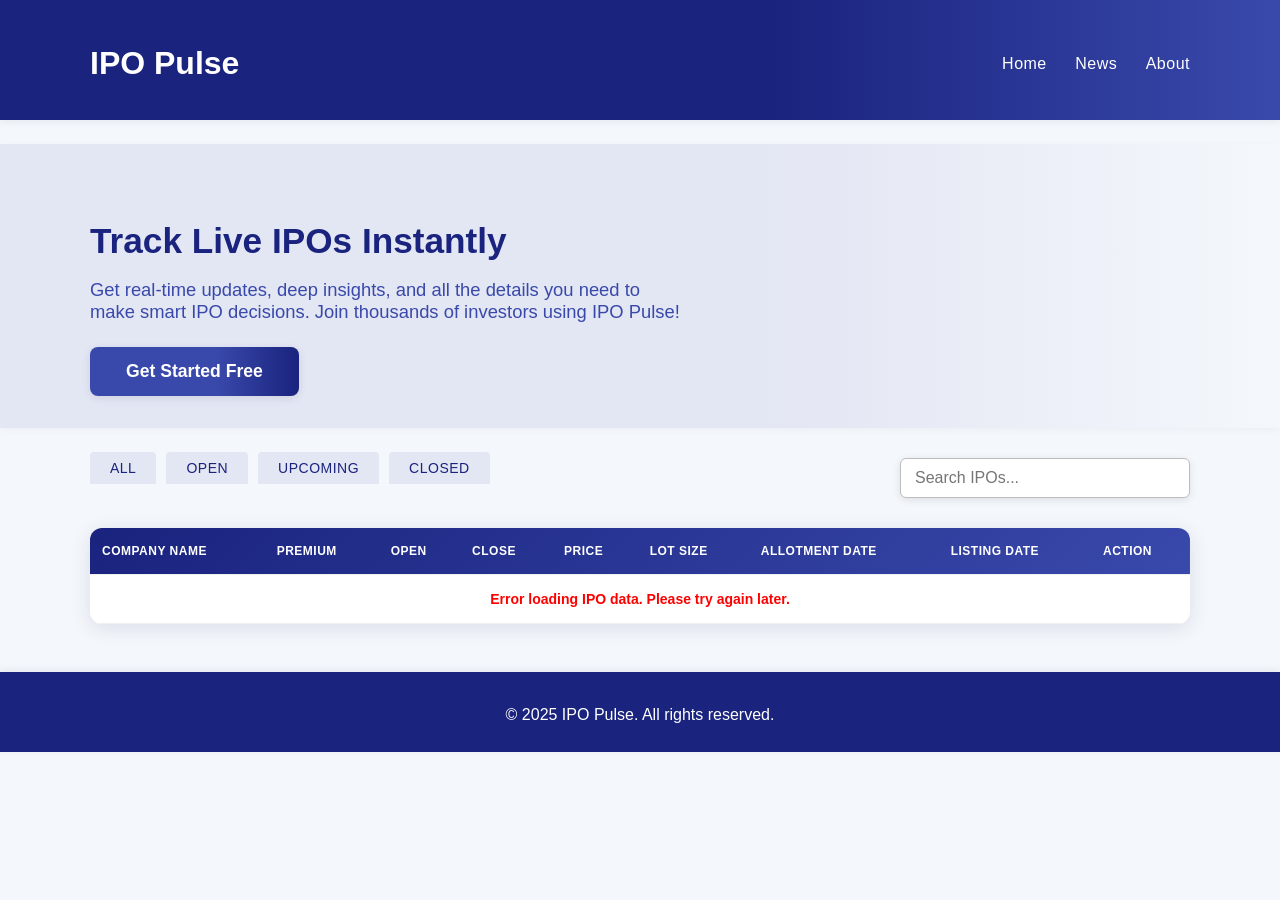
<file: index.html>
<!DOCTYPE html>
<html lang="en">
<head>
    <meta charset="UTF-8">
    <meta name="viewport" content="width=device-width, initial-scale=1.0">
    <meta name="description" content="Track live IPO data, dates, and details. Stay updated with the latest IPOs in India.">
    <meta name="keywords" content="IPO, Live IPO, IPO Calendar, IPO Details, Stock Market, India">
    <meta name="author" content="IPO Pulse">
    <title>IPO Pulse - Track Live IPOs</title>
    <link rel="stylesheet" href="style.css">
    <link rel="icon" href="data:image/svg+xml,<svg xmlns='http://www.w3.org/2000/svg' viewBox='0 0 100 100'><text y='.9em' font-size='90'>📈</text></svg>">
</head>
<body>
    <header>
        <div class="container">
            <h1>IPO Pulse</h1>
            <nav role="navigation" aria-label="Main navigation">
                <a href="index.html">Home</a>
                <a href="news.html">News</a>
                <a href="#about">About</a>
            </nav>
        </div>
    </header>
    <section class="hero">
        <div class="container">
            <h2 class="hero-title">Track Live IPOs Instantly</h2>
            <p class="hero-desc">Get real-time updates, deep insights, and all the details you need to make smart IPO decisions. Join thousands of investors using IPO Pulse!</p>
            <a href="register.html" class="cta-btn">Get Started Free</a>
        </div>
    </section>
    <main class="container">
        <section class="search-bar" style="display:flex;justify-content:space-between;align-items:center;">
            <div class="ipo-tabs" id="ipo-tabs">
                <button class="tab-btn" data-tab="all">All</button>
                <button class="tab-btn" data-tab="open">Open</button>
                <button class="tab-btn" data-tab="upcoming">Upcoming</button>
                <button class="tab-btn" data-tab="closed">Closed</button>
            </div>
            <div>
                <label for="search" class="visually-hidden">Search IPOs</label>
                <input type="text" id="search" placeholder="Search IPOs..." aria-label="Search IPOs" style="max-width:260px;">
            </div>
        </section>
        <div id="loading-spinner" aria-live="polite" style="display:none;text-align:center;margin:40px 0;">
            <img src="spinner.svg" alt="Loading..." width="48" height="48">
        </div>
        <section id="ipo-table-section" aria-live="polite">
            <table id="ipo-table" class="ipo-table">
                <thead>
                    <tr>
                        <th>Company Name</th>
                        <th>Premium</th>
                        <th>Open</th>
                        <th>Close</th>
                        <th>Price</th>
                        <th>Lot Size</th>
                        <th>Allotment Date</th>
                        <th>Listing Date</th>
                        <th>Action</th>
                    </tr>
                </thead>
                <tbody id="ipo-table-body">
                    <!-- IPO rows will be loaded here -->
                </tbody>
            </table>
        </section>
    </main>
    <footer>
        <div class="container">
            <p>&copy; 2025 IPO Pulse. All rights reserved.</p>
        </div>
    </footer>
    <script src="app.js"></script>
</body>
</html>
</file>
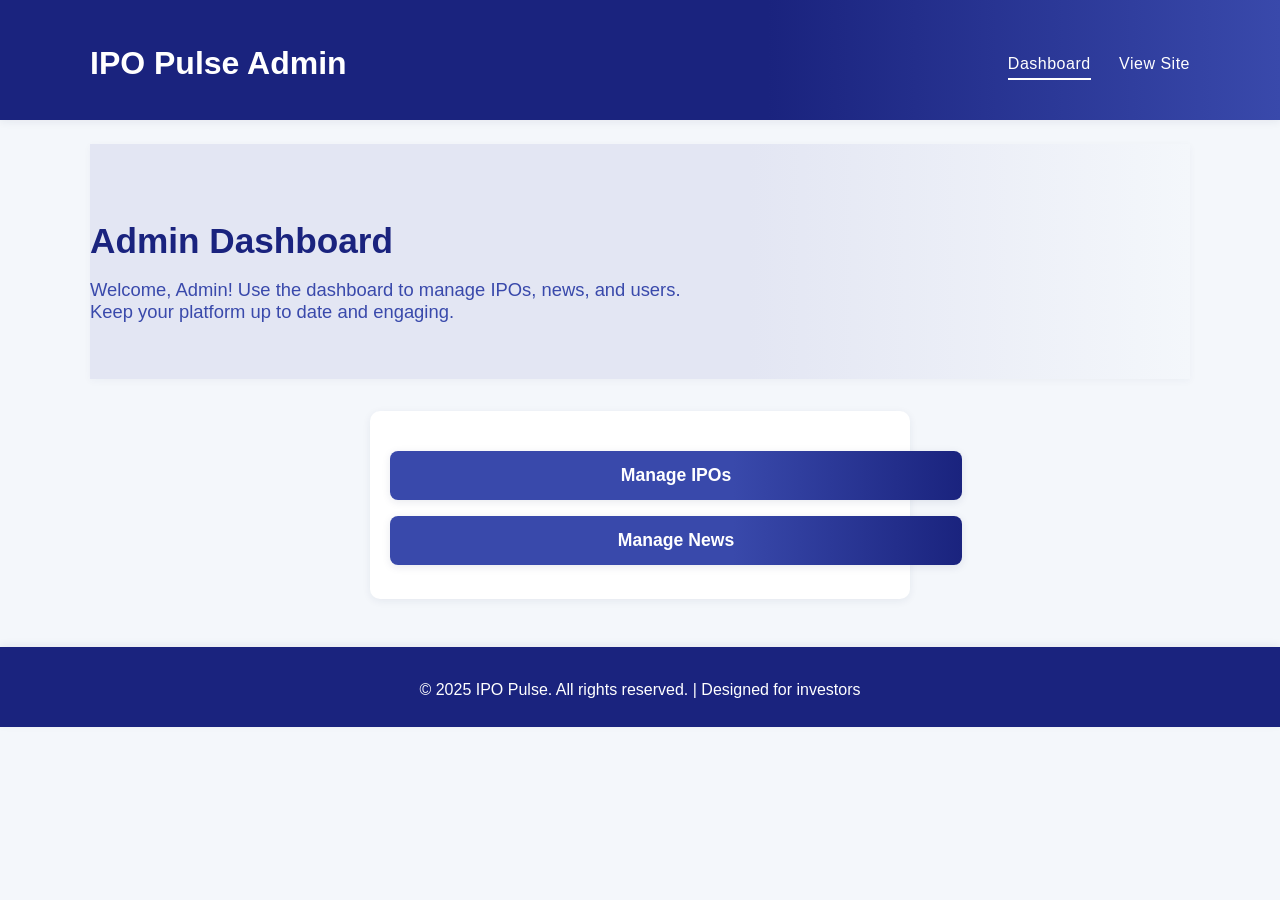
<file: admin_dashboard.html>
<!DOCTYPE html>
<html lang="en">
<head>
    <meta charset="UTF-8">
    <meta name="viewport" content="width=device-width, initial-scale=1.0">
    <title>Admin Dashboard - IPO Pulse</title>
    <link rel="stylesheet" href="style.css">
</head>
<body>
    <header>
        <div class="container">
            <h1>IPO Pulse Admin</h1>
            <nav role="navigation" aria-label="Admin navigation">
                <a href="admin_dashboard.html" class="active">Dashboard</a>
                <a href="index.html">View Site</a>
            </nav>
        </div>
    </header>
    <main class="container">
        <section class="hero" style="margin-bottom:32px;">
            <h2 class="hero-title">Admin Dashboard</h2>
            <p class="hero-desc">Welcome, Admin! Use the dashboard to manage IPOs, news, and users. Keep your platform up to date and engaging.</p>
        </section>
        <div style="background:#fff;border-radius:10px;box-shadow:0 2px 8px rgba(30,40,90,0.07);padding:24px 20px 18px 20px;max-width:500px;margin:auto;">
            <ul style="list-style:none;padding:0;">
                <li style="margin-bottom:16px;"><a href="admin_ipos.html" class="cta-btn" style="width:100%;text-align:center;">Manage IPOs</a></li>
                <li style="margin-bottom:16px;"><a href="admin_news.html" class="cta-btn" style="width:100%;text-align:center;">Manage News</a></li>
            </ul>
        </div>
    </main>
    <footer>
        <div class="container">
            <p>&copy; 2025 IPO Pulse. All rights reserved. | Designed for investors</p>
        </div>
    </footer>
</body>
</html>
</file>
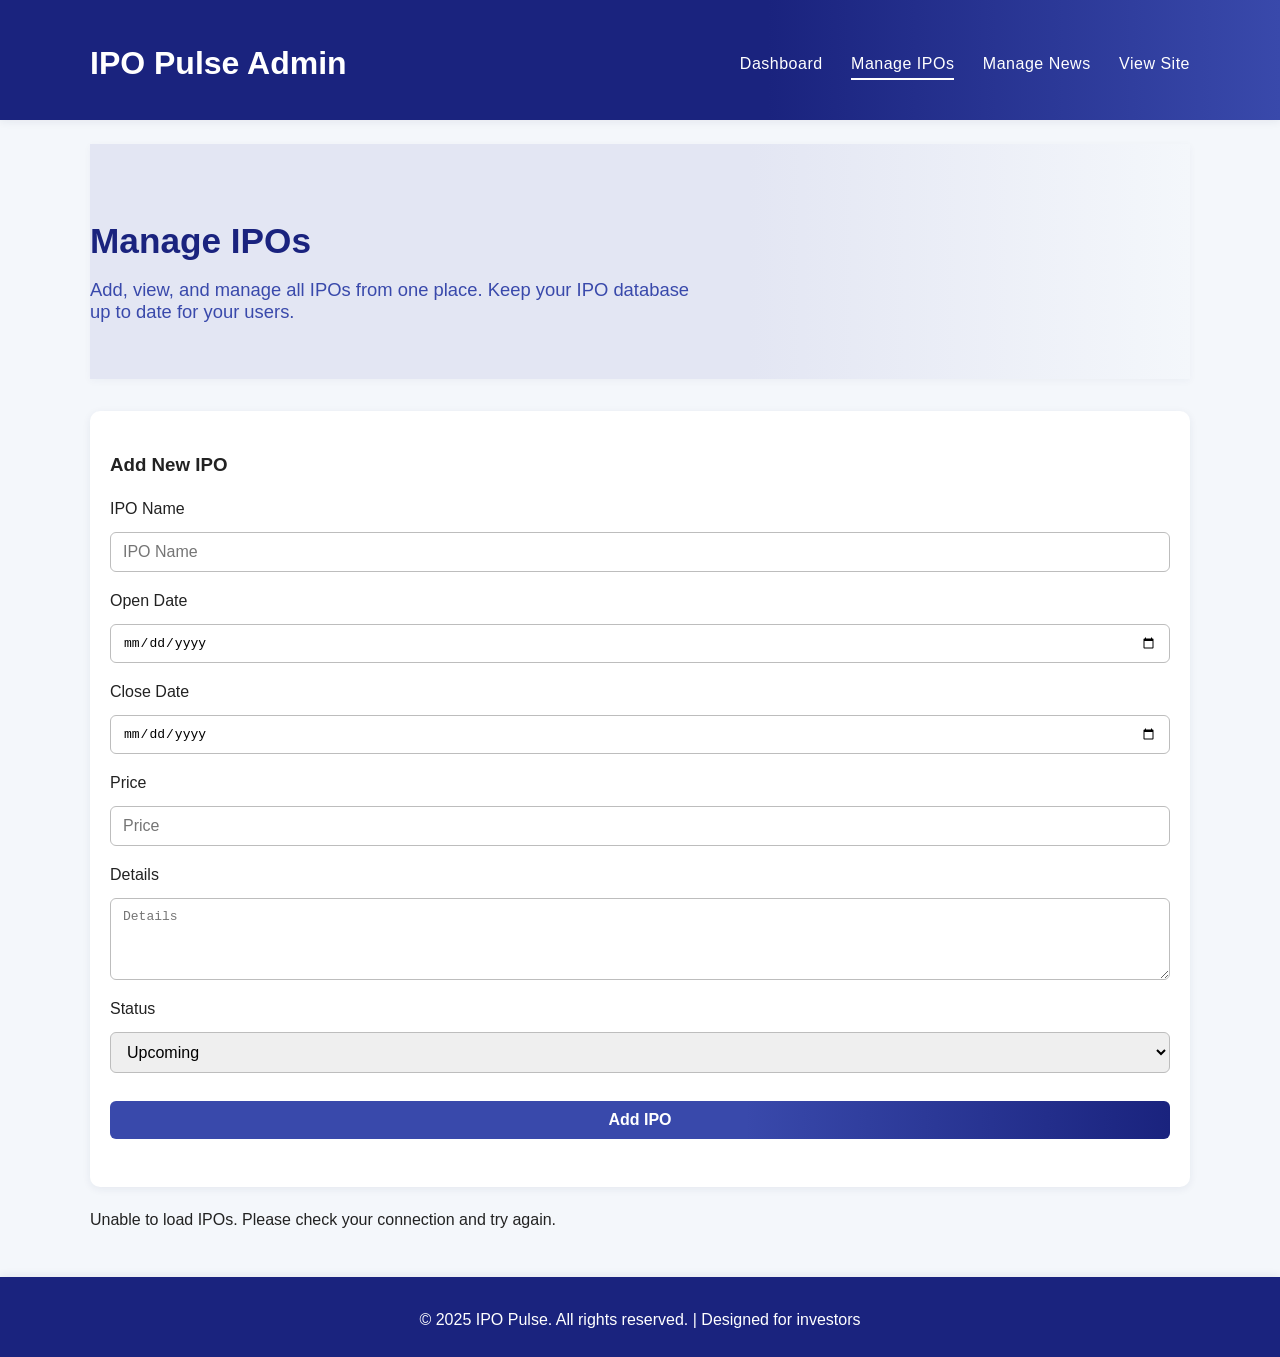
<file: admin_ipos.html>
<!DOCTYPE html>
<html lang="en">
<head>
    <meta charset="UTF-8">
    <meta name="viewport" content="width=device-width, initial-scale=1.0">
    <title>Manage IPOs - IPO Pulse Admin</title>
    <link rel="stylesheet" href="style.css">
</head>
<body>
    <header>
        <div class="container">
            <h1>IPO Pulse Admin</h1>
            <nav role="navigation" aria-label="Admin navigation">
                <a href="admin_dashboard.html">Dashboard</a>
                <a href="admin_ipos.html" class="active">Manage IPOs</a>
                <a href="admin_news.html">Manage News</a>
                <a href="index.html">View Site</a>
            </nav>
        </div>
    </header>
    <main class="container">
        <section class="hero" style="margin-bottom:32px;">
            <h2 class="hero-title">Manage IPOs</h2>
            <p class="hero-desc">Add, view, and manage all IPOs from one place. Keep your IPO database up to date for your users.</p>
        </section>
        <form id="add-ipo-form" novalidate>
            <h3 style="margin-bottom:12px;">Add New IPO</h3>
            <label for="name">IPO Name</label>
            <input type="text" id="name" name="name" placeholder="IPO Name" required minlength="2" maxlength="100">
            
            <label for="open_date">Open Date</label>
            <input type="date" id="open_date" name="open_date" required>
            
            <label for="close_date">Close Date</label>
            <input type="date" id="close_date" name="close_date" required>
            
            <label for="price">Price</label>
            <input type="number" id="price" name="price" placeholder="Price" step="0.01" min="0" max="99999" required>
            
            <label for="details">Details</label>
            <textarea id="details" name="details" placeholder="Details" required minlength="10" maxlength="500" rows="4"></textarea>
            
            <label for="status">Status</label>
            <select id="status" name="status" required>
                <option value="upcoming">Upcoming</option>
                <option value="live">Live</option>
                <option value="closed">Closed</option>
            </select>
            
            <button type="submit">Add IPO</button>
            <div id="add-ipo-msg" role="alert" aria-live="polite" style="margin-top:10px;"></div>
        </form>
        <section id="ipo-list-admin">
            <!-- IPOs will be listed here -->
        </section>
    </main>
    <footer>
        <div class="container">
            <p>&copy; 2025 IPO Pulse. All rights reserved. | Designed for investors</p>
        </div>
    </footer>
    <script src="admin_ipos.js"></script>
</body>
</html>
</file>
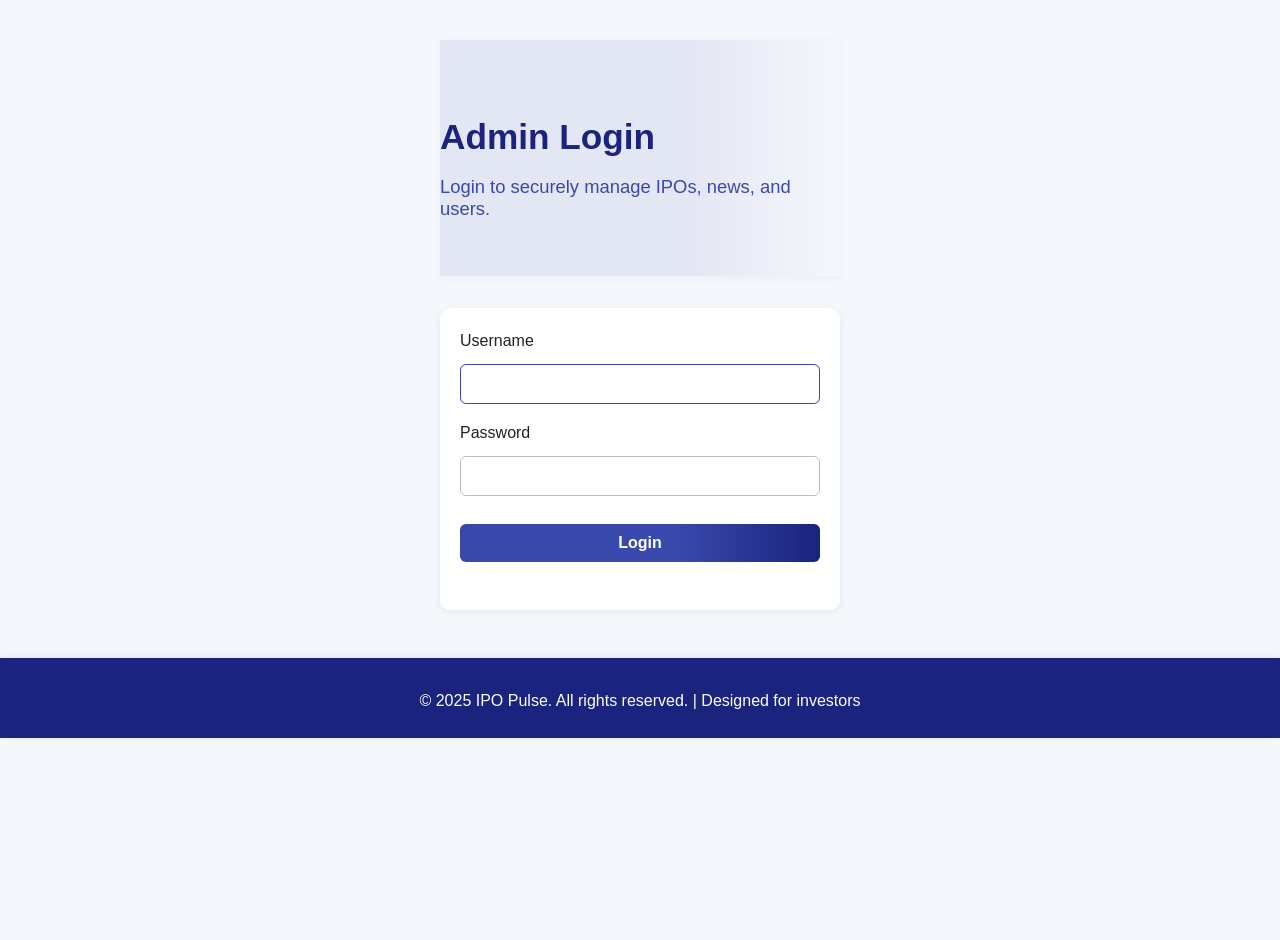
<file: admin_login.html>
<!DOCTYPE html>
<html lang="en">
<head>
    <meta charset="UTF-8">
    <meta name="viewport" content="width=device-width, initial-scale=1.0">
    <title>Admin Login - IPO Pulse</title>
    <link rel="stylesheet" href="style.css">
</head>
<body>
    <main class="container" style="max-width:400px;margin-top:40px;">
        <section class="hero" style="margin-bottom:32px;">
            <h2 class="hero-title">Admin Login</h2>
            <p class="hero-desc">Login to securely manage IPOs, news, and users.</p>
        </section>
        <form id="login-form">
            <label for="username">Username</label>
            <input type="text" id="username" name="username" required autofocus>
            <label for="password">Password</label>
            <input type="password" id="password" name="password" required>
            <button type="submit">Login</button>
            <div id="login-error" style="color:red;margin-top:10px;"></div>
        </form>
    </main>
        <footer>
            <div class="container">
                <p>&copy; 2025 IPO Pulse. All rights reserved. | Designed for investors</p>
            </div>
        </footer>
    <script src="admin_login.js"></script>
</body>
</html>
</file>
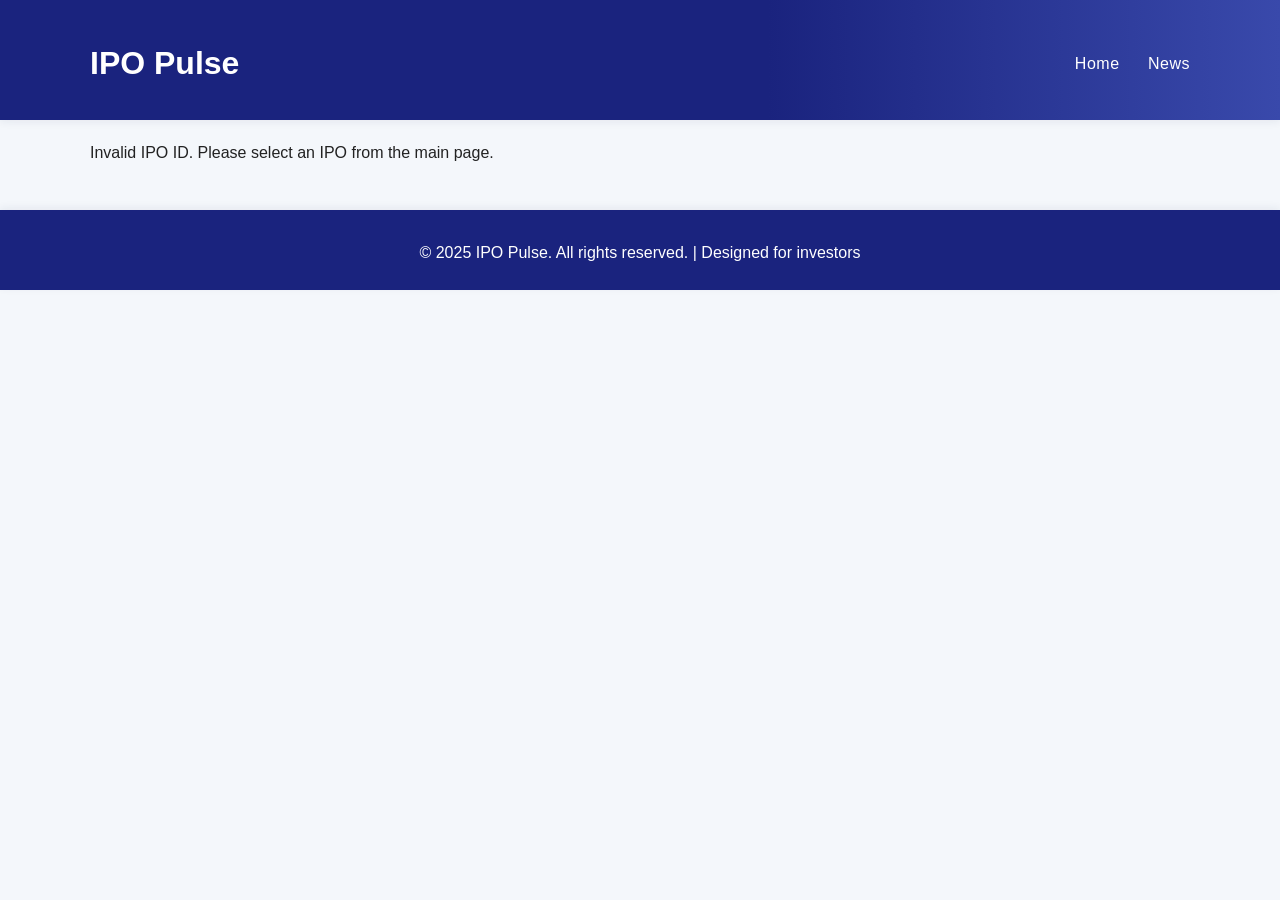
<file: ipo.html>
<!DOCTYPE html>
<html lang="en">
<head>
    <meta charset="UTF-8">
    <meta name="viewport" content="width=device-width, initial-scale=1.0">
    <title>IPO Details - IPO Pulse</title>
    <link rel="stylesheet" href="style.css">
</head>
<body>
    <header>
        <div class="container">
            <h1>IPO Pulse</h1>
            <nav>
                <a href="index.html">Home</a>
                <a href="news.html">News</a>
            </nav>
        </div>
    </header>
    <main class="container">
        <section id="ipo-details">
            <!-- IPO details will be loaded here -->
        </section>
    </main>
    <footer>
        <div class="container">
            <p>&copy; 2025 IPO Pulse. All rights reserved. | Designed for investors</p>
        </div>
    </footer>
    <script src="ipo.js"></script>
</body>
</html>
</file>
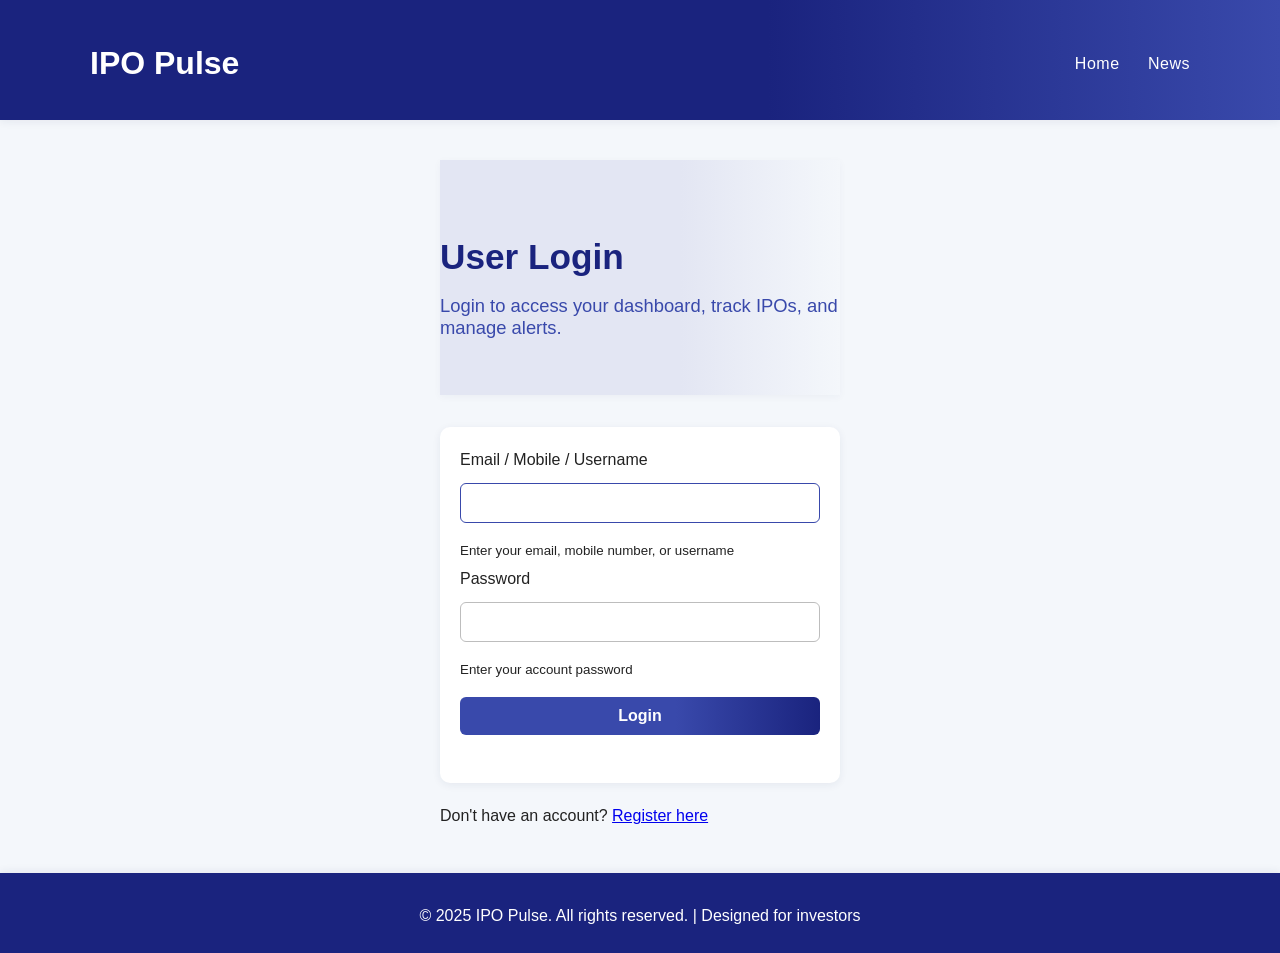
<file: login.html>
<!DOCTYPE html>
<html lang="en">
<head>
    <meta charset="UTF-8">
    <meta name="viewport" content="width=device-width, initial-scale=1.0">
    <title>User Login - IPO Pulse</title>
    <link rel="stylesheet" href="style.css">
</head>
<body>
    <header>
        <div class="container">
            <h1>IPO Pulse</h1>
            <nav role="navigation" aria-label="Main navigation">
                <a href="index.html">Home</a>
                <a href="news.html">News</a>
            </nav>
        </div>
    </header>
    <main class="container" style="max-width:400px;margin-top:40px;">
        <section class="hero" style="margin-bottom:32px;">
            <h2 class="hero-title">User Login</h2>
            <p class="hero-desc">Login to access your dashboard, track IPOs, and manage alerts.</p>
        </section>
        <form id="login-form" novalidate>
            <label for="login">Email / Mobile / Username</label>
            <input type="text" id="login" name="login" required autofocus autocomplete="username" aria-describedby="login-help">
            <small id="login-help" class="help-text">Enter your email, mobile number, or username</small>
            
            <label for="password">Password</label>
            <input type="password" id="password" name="password" required autocomplete="current-password" aria-describedby="password-help">
            <small id="password-help" class="help-text">Enter your account password</small>
            
            <button type="submit">Login</button>
            <div id="login-msg" role="alert" aria-live="polite" style="margin-top:10px;"></div>
        </form>
        <p style="margin-top:18px;">Don't have an account? <a href="register.html">Register here</a></p>
    </main>
    <footer>
        <div class="container">
            <p>&copy; 2025 IPO Pulse. All rights reserved. | Designed for investors</p>
        </div>
    </footer>
    <script src="login.js"></script>
</body>
</html>
</file>
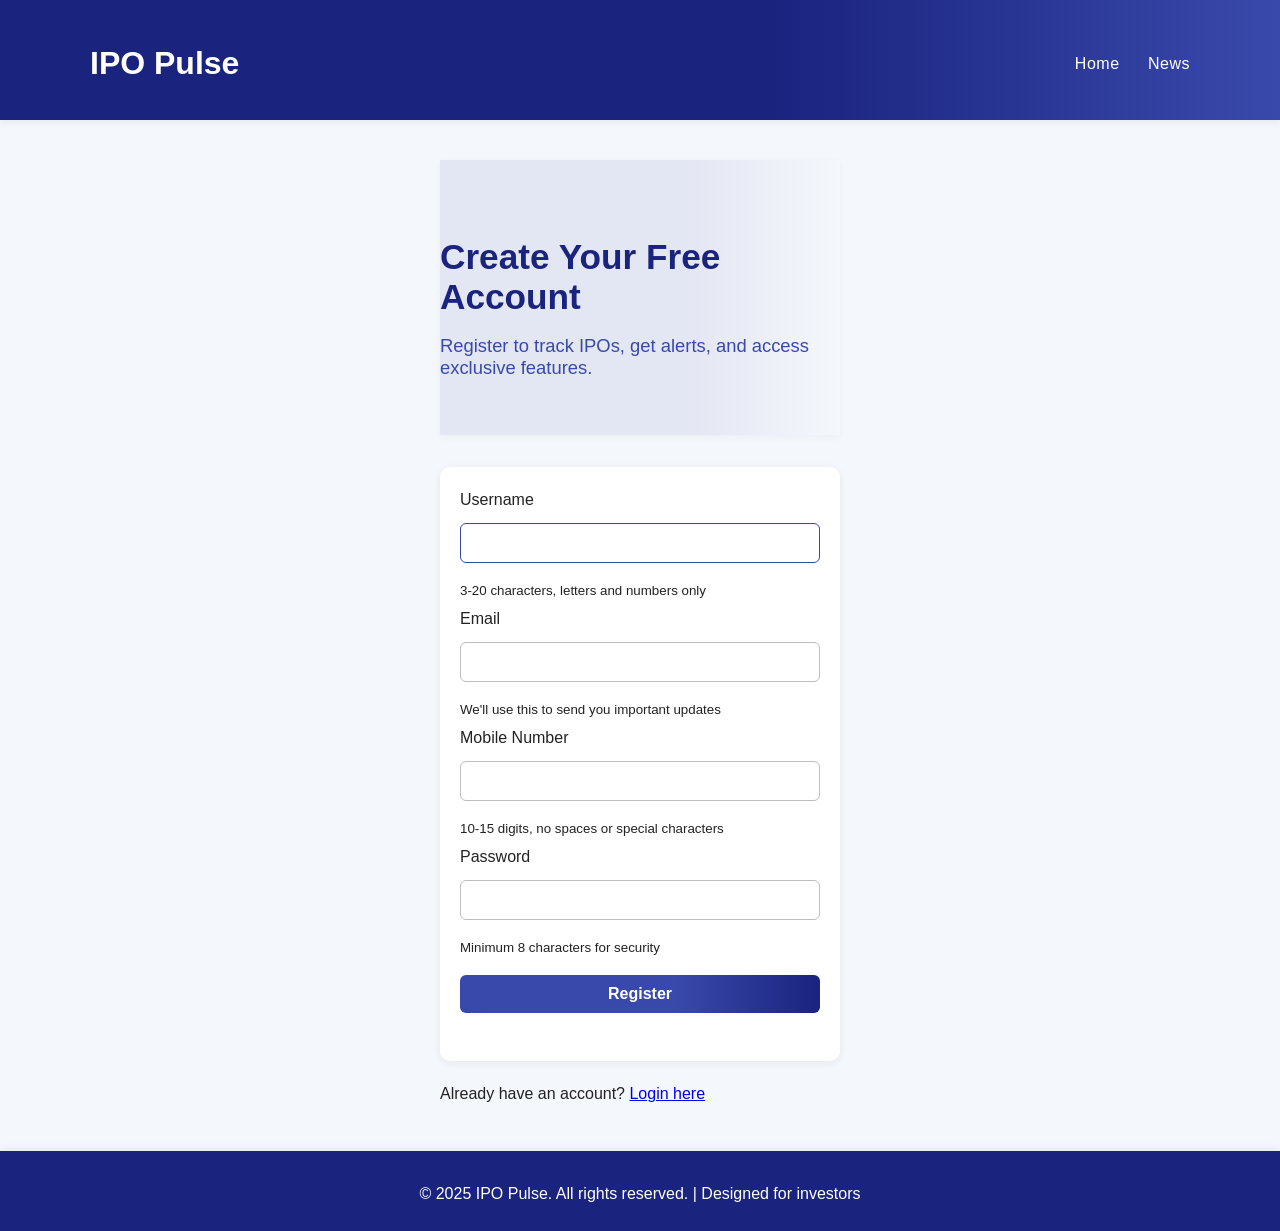
<file: register.html>
<!DOCTYPE html>
<html lang="en">
<head>
    <meta charset="UTF-8">
    <meta name="viewport" content="width=device-width, initial-scale=1.0">
    <title>User Registration - IPO Pulse</title>
    <link rel="stylesheet" href="style.css">
</head>
<body>
    <header>
        <div class="container">
            <h1>IPO Pulse</h1>
            <nav role="navigation" aria-label="Main navigation">
                <a href="index.html">Home</a>
                <a href="news.html">News</a>
            </nav>
        </div>
    </header>
    <main class="container" style="max-width:400px;margin-top:40px;">
        <section class="hero" style="margin-bottom:32px;">
            <h2 class="hero-title">Create Your Free Account</h2>
            <p class="hero-desc">Register to track IPOs, get alerts, and access exclusive features.</p>
        </section>
        <form id="register-form" novalidate>
            <label for="username">Username</label>
            <input type="text" id="username" name="username" required autofocus autocomplete="username" minlength="3" maxlength="20" aria-describedby="username-help">
            <small id="username-help" class="help-text">3-20 characters, letters and numbers only</small>
            
            <label for="email">Email</label>
            <input type="email" id="email" name="email" required autocomplete="email" aria-describedby="email-help">
            <small id="email-help" class="help-text">We'll use this to send you important updates</small>
            
            <label for="mobile">Mobile Number</label>
            <input type="tel" id="mobile" name="mobile" required pattern="[0-9]{10,15}" maxlength="15" autocomplete="tel" aria-describedby="mobile-help">
            <small id="mobile-help" class="help-text">10-15 digits, no spaces or special characters</small>
            
            <label for="password">Password</label>
            <input type="password" id="password" name="password" required autocomplete="new-password" minlength="8" aria-describedby="password-help">
            <small id="password-help" class="help-text">Minimum 8 characters for security</small>
            
            <button type="submit">Register</button>
            <div id="register-msg" role="alert" aria-live="polite" style="margin-top:10px;"></div>
        </form>
        <p style="margin-top:18px;">Already have an account? <a href="login.html">Login here</a></p>
    </main>
    <footer>
        <div class="container">
            <p>&copy; 2025 IPO Pulse. All rights reserved. | Designed for investors</p>
        </div>
    </footer>
    <script src="register.js"></script>
</body>
</html>
</file>
<file: style.css>
/* IPO Table Styles */
.ipo-table {
    width: 100%;
    border-collapse: collapse;
    background: #fff;
    border-radius: 12px;
    overflow: hidden;
    box-shadow: 0 4px 20px rgba(30, 40, 90, 0.12);
    margin-top: 20px;
}

.ipo-table thead {
    background: linear-gradient(135deg, #1a237e 0%, #3949ab 100%);
    color: #fff;
}

.ipo-table th, .ipo-table td {
    padding: 16px 12px;
    text-align: left;
    border-bottom: 1px solid #f0f0f0;
    font-size: 14px;
}

.ipo-table th {
    font-weight: 600;
    letter-spacing: 0.5px;
    text-transform: uppercase;
    font-size: 12px;
}

.ipo-table tr.ipo-row {
    cursor: pointer;
    transition: all 0.3s ease;
    position: relative;
}

.ipo-table tr.ipo-row:hover {
    background: linear-gradient(135deg, #e3f2fd 0%, #f3e5f5 100%);
    transform: translateY(-1px);
    box-shadow: 0 4px 12px rgba(30, 40, 90, 0.15);
}

.ipo-table tr.ipo-row:nth-child(even) {
    background: #fafafa;
}

.ipo-table tr.ipo-row:nth-child(even):hover {
    background: linear-gradient(135deg, #e3f2fd 0%, #f3e5f5 100%);
}

.ipo-table td:first-child {
    font-weight: 600;
    color: #1a237e;
}

.ipo-details-link {
    color: #3949ab;
    font-weight: 500;
    text-decoration: none;
    padding: 6px 12px;
    border-radius: 20px;
    background: rgba(57, 73, 171, 0.1);
    transition: all 0.2s;
}

.ipo-details-link:hover {
    background: #3949ab;
    color: #fff;
}

/* Tab Button Improvements */
.ipo-tabs {
    display: flex;
    gap: 8px;
    margin-bottom: 20px;
}

.tab-btn {
    padding: 12px 24px;
    border: none;
    background: #f5f5f5;
    color: #666;
    font-weight: 600;
    border-radius: 25px;
    cursor: pointer;
    outline: none;
    transition: all 0.3s ease;
    font-size: 14px;
    letter-spacing: 0.5px;
    text-transform: uppercase;
}

.tab-btn.active {
    background: linear-gradient(135deg, #1a237e 0%, #3949ab 100%);
    color: #fff;
    box-shadow: 0 4px 15px rgba(30, 40, 90, 0.3);
    transform: translateY(-2px);
}

.tab-btn:hover:not(.active) {
    background: #e3e6f3;
    color: #1a237e;
    transform: translateY(-1px);
}

/* Search Bar Improvements */
#search {
    padding: 12px 16px;
    border: 2px solid #e0e0e0;
    border-radius: 25px;
    font-size: 14px;
    background: #fff;
    transition: all 0.3s ease;
    box-shadow: 0 2px 8px rgba(0,0,0,0.1);
}

#search:focus {
    border-color: #3949ab;
    outline: none;
    box-shadow: 0 4px 15px rgba(57, 73, 171, 0.2);
}

/* Responsive Table */
@media (max-width: 768px) {
    .ipo-table {
        font-size: 12px;
    }
    
    .ipo-table th, .ipo-table td {
        padding: 10px 8px;
    }
    
    .tab-btn {
        padding: 8px 16px;
        font-size: 12px;
    }
    
    .search-bar {
        flex-direction: column;
        gap: 15px;
    }
    
    #search {
        max-width: 100% !important;
    }
}
/* Dark mode toggle */
.dark-mode body {
    background: #181a20;
    color: #e0e0e0;
}
.dark-mode header, .dark-mode footer {
    background: #23263a;
    color: #fff;
}
.dark-mode .ipo-card, .dark-mode form, .dark-mode .news-article {
    background: #23263a;
    color: #e0e0e0;
    box-shadow: 0 2px 12px rgba(30,40,90,0.18);
}
.dark-mode .ipo-title, .dark-mode .news-title {
    color: #90caf9;
}
.dark-mode .ipo-details-link, .dark-mode nav a {
    color: #90caf9;
}
.dark-mode .tab-btn.active, .dark-mode .tab-btn:hover {
    background: #3949ab;
    color: #fff;
}
.dark-mode nav a.active, .dark-mode nav a:hover {
    border-bottom: 2px solid #90caf9;
}
.dark-mode input, .dark-mode textarea, .dark-mode select {
    background: #23263a;
    color: #e0e0e0;
    border: 1px solid #3949ab;
}
.dark-mode input:focus, .dark-mode textarea:focus, .dark-mode select:focus {
    border: 1.5px solid #90caf9;
}
.dark-mode .cta-btn {
    background: linear-gradient(90deg, #3949ab 60%, #23263a 100%);
    color: #fff;
}
.dark-mode .cta-btn:hover {
    background: linear-gradient(90deg, #23263a 60%, #3949ab 100%);
}
@media (max-width: 500px) {
    .hero-title {
        font-size: 1.3em;
    }
    .ipo-title {
        font-size: 1em;
    }
    .ipo-card, form {
        padding: 10px 2px 8px 2px;
    }
}
/* Hero Section */
.hero {
    background: linear-gradient(90deg, #e3e6f3 60%, #f4f7fb 100%);
    padding: 48px 0 32px 0;
    margin-bottom: 24px;
    box-shadow: 0 2px 8px rgba(30,40,90,0.04);
}
.hero-title {
    font-size: 2.2em;
    color: #1a237e;
    margin-bottom: 12px;
    font-weight: 700;
}
.hero-desc {
    font-size: 1.15em;
    color: #3949ab;
    margin-bottom: 24px;
    max-width: 600px;
}
.cta-btn {
    display: inline-block;
    background: linear-gradient(90deg, #3949ab 60%, #1a237e 100%);
    color: #fff;
    font-weight: 600;
    padding: 14px 36px;
    border-radius: 8px;
    font-size: 1.1em;
    text-decoration: none;
    box-shadow: 0 2px 8px rgba(30,40,90,0.10);
    transition: background 0.2s, transform 0.2s;
}
.cta-btn:hover {
    background: linear-gradient(90deg, #1a237e 60%, #3949ab 100%);
    transform: translateY(-2px) scale(1.03);
}
/* Card Animation */
.ipo-card {
    /* ...existing code... */
    animation: fadeInUp 0.7s cubic-bezier(.23,1.01,.32,1) both;
}

/* Mobile IPO Cards */
.mobile-ipo-list {
    display: none; /* Hidden by default, shown on mobile */
}

.mobile-ipo-card {
    background: #fff;
    border-radius: 12px;
    box-shadow: 0 4px 20px rgba(30, 40, 90, 0.12);
    margin-bottom: 16px;
    padding: 16px;
    border-left: 4px solid #3949ab;
    transition: all 0.3s ease;
}

.mobile-ipo-card:hover {
    transform: translateY(-2px);
    box-shadow: 0 6px 25px rgba(30, 40, 90, 0.18);
}

.mobile-ipo-card .ipo-name {
    font-size: 1.1em;
    font-weight: 600;
    color: #1a237e;
    margin-bottom: 8px;
}

.mobile-ipo-card .ipo-price {
    font-size: 1.2em;
    font-weight: 700;
    color: #2e7d32;
    margin-bottom: 8px;
}

.mobile-ipo-card .ipo-dates {
    display: flex;
    justify-content: space-between;
    margin-bottom: 8px;
    font-size: 0.9em;
    color: #666;
}

.mobile-ipo-card .ipo-status {
    display: inline-block;
    padding: 4px 12px;
    border-radius: 20px;
    font-size: 0.8em;
    font-weight: 600;
    text-transform: uppercase;
}

.mobile-ipo-card .ipo-status.upcoming {
    background: #e3f2fd;
    color: #1976d2;
}

.mobile-ipo-card .ipo-status.live {
    background: #e8f5e8;
    color: #2e7d32;
}

.mobile-ipo-card .ipo-status.closed {
    background: #fafafa;
    color: #666;
}
@keyframes fadeInUp {
    0% { opacity: 0; transform: translateY(30px); }
    100% { opacity: 1; transform: translateY(0); }
}
/* News Section */
.news-article {
    background: #fff;
    border-radius: 8px;
    box-shadow: 0 2px 8px rgba(30, 40, 90, 0.08);
    padding: 20px;
    margin-bottom: 24px;
}
.news-title {
    margin: 0 0 8px 0;
    color: #1a237e;
    font-size: 1.15em;
}
.news-date {
    font-size: 0.95em;
    color: #888;
    margin-bottom: 10px;
}
.news-content {
    font-size: 1em;
    color: #222;
}
/* IPO Tabs */
.ipo-tabs {
    display: flex;
    gap: 10px;
    margin-bottom: 20px;
}
.tab-btn {
    padding: 8px 20px;
    border: none;
    background: #e3e6f3;
    color: #1a237e;
    font-weight: 500;
    border-radius: 4px 4px 0 0;
    cursor: pointer;
    outline: none;
    transition: background 0.2s;
}
.tab-btn.active, .tab-btn:hover {
    background: #1a237e;
    color: #fff;
}
/* Visually hidden for accessibility */
.visually-hidden {
    position: absolute;
    width: 1px;
    height: 1px;
    padding: 0;
    margin: -1px;
    overflow: hidden;
    clip: rect(0,0,0,0);
    border: 0;
}

/* Spinner animation */
#loading-spinner img {
    animation: spin 1s linear infinite;
}
@keyframes spin {
    0% { transform: rotate(0deg); }
    100% { transform: rotate(360deg); }
}
body {
    font-family: 'Segoe UI', Arial, sans-serif;
    background: #f4f7fb;
    margin: 0;
    color: #222;
    min-height: 100vh;
}
header {
    background: linear-gradient(90deg, #1a237e 60%, #3949ab 100%);
    color: #fff;
    padding: 24px 0 16px 0;
    margin-bottom: 24px;
    box-shadow: 0 2px 8px rgba(30,40,90,0.07);
}
header .container {
    display: flex;
    justify-content: space-between;
    align-items: center;
    max-width: 1100px;
    margin: 0 auto;
}
nav a {
    color: #fff;
    margin-left: 24px;
    text-decoration: none;
    font-weight: 500;
    letter-spacing: 0.5px;
    padding: 6px 0;
    border-bottom: 2px solid transparent;
    transition: border 0.2s;
}
nav a.active, nav a:hover {
    border-bottom: 2px solid #fff;
}
.container {
    max-width: 1100px;
    margin: 0 auto;
    padding: 0 16px;
}
.search-bar {
    margin-bottom: 24px;
    text-align: right;
}
#search {
    padding: 10px 14px;
    border: 1px solid #bdbdbd;
    border-radius: 6px;
    width: 260px;
    font-size: 1em;
    background: #fff;
    transition: border 0.2s;
}
#search:focus {
    border: 1.5px solid #3949ab;
    outline: none;
}
#ipo-list, #ipo-tab-content {
    display: grid;
    grid-template-columns: repeat(auto-fit, minmax(320px, 1fr));
    gap: 24px;
}
.ipo-card {
    background: #fff;
    border-radius: 12px;
    box-shadow: 0 2px 12px rgba(30, 40, 90, 0.10);
    padding: 24px 20px 18px 20px;
    transition: box-shadow 0.2s, transform 0.2s;
    position: relative;
    min-height: 160px;
}
.ipo-card:hover {
    box-shadow: 0 6px 24px rgba(30, 40, 90, 0.18);
    transform: translateY(-2px) scale(1.01);
}
.ipo-title {
    font-size: 1.25em;
    margin: 0 0 10px 0;
    color: #1a237e;
    font-weight: 600;
}
.ipo-dates, .ipo-price {
    font-size: 1em;
    color: #444;
    margin-bottom: 8px;
}
.ipo-details-link {
    display: inline-block;
    margin-top: 12px;
    color: #3949ab;
    text-decoration: none;
    font-weight: 500;
    border-bottom: 1px dotted #3949ab;
    transition: color 0.2s;
}
.ipo-details-link:hover {
    color: #1a237e;
    border-bottom: 1px solid #1a237e;
}
form {
    background: #fff;
    border-radius: 10px;
    box-shadow: 0 2px 8px rgba(30,40,90,0.07);
    padding: 24px 20px 18px 20px;
    margin-bottom: 24px;
    display: flex;
    flex-direction: column;
    gap: 12px;
}
form label {
    font-weight: 500;
    margin-bottom: 2px;
}
form input, form textarea, form select, form button {
    font-size: 1em;
    padding: 10px 12px;
    border-radius: 6px;
    border: 1px solid #bdbdbd;
    margin-bottom: 8px;
}
form input:focus, form textarea:focus, form select:focus {
    border: 1.5px solid #3949ab;
    outline: none;
}
form button {
    background: linear-gradient(90deg, #3949ab 60%, #1a237e 100%);
    color: #fff;
    border: none;
    font-weight: 600;
    cursor: pointer;
    margin-top: 8px;
    transition: background 0.2s;
}
form button:hover {
    background: linear-gradient(90deg, #1a237e 60%, #3949ab 100%);
}
/* Responsive Design Improvements */
@media (max-width: 700px) {
    .container {
        max-width: 98vw;
        padding: 0 4vw;
    }
    
    /* Hide table on mobile and show cards instead */
    .ipo-table {
        display: none;
    }
    
    /* Mobile IPO cards */
    .mobile-ipo-list {
        display: block;
    }
    
    #ipo-list, #ipo-tab-content {
        grid-template-columns: 1fr;
    }
    
    .ipo-card, form {
        padding: 18px 8px 14px 8px;
    }
    
    /* Mobile navigation */
    header nav {
        flex-direction: column;
        gap: 8px;
    }
    
    header nav a {
        padding: 8px 16px;
        text-align: center;
    }
    
    /* Mobile hero section */
    .hero {
        padding: 40px 0;
    }
    
    .hero-title {
        font-size: 2em;
    }
    
    .hero-desc {
        font-size: 1em;
    }
    
    /* Mobile search and tabs */
    .search-bar {
        flex-direction: column;
        gap: 12px;
    }
    
    .ipo-tabs {
        display: flex;
        overflow-x: auto;
        gap: 8px;
        padding-bottom: 8px;
    }
    
    .tab-btn {
        min-width: 80px;
        flex-shrink: 0;
    }
    
    #search {
        width: 100%;
        max-width: none;
    }
}

@media (max-width: 480px) {
    .container {
        padding: 0 2vw;
    }
    
    .hero-title {
        font-size: 1.8em;
    }
    
    .cta-btn {
        padding: 12px 20px;
        font-size: 1em;
    }
}

/* Desktop table - hidden on mobile */
@media (min-width: 701px) {
    .mobile-ipo-list {
        display: none;
    }
}
footer {
    background: #1a237e;
    color: #fff;
    text-align: center;
    padding: 18px 0 12px 0;
    margin-top: 48px;
    font-size: 1em;
    box-shadow: 0 -2px 8px rgba(30,40,90,0.07);
}
/* ...existing code... */
</file>
